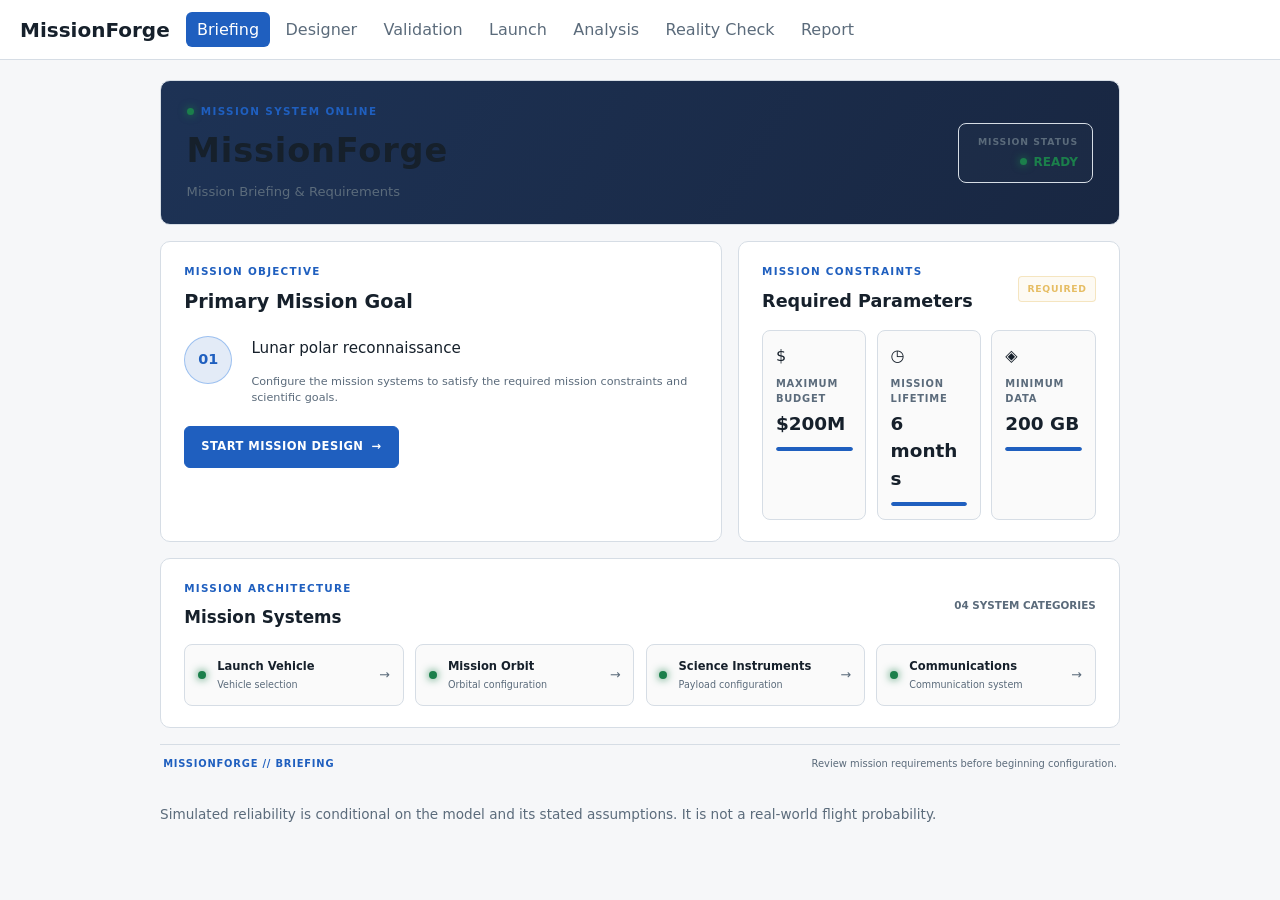
<file: index.html>
<!doctype html>
<html lang="en">
  <head>
    <meta charset="utf-8" />
    <meta name="viewport" content="width=device-width, initial-scale=1" />

    <title>MissionForge</title>
    <link rel="stylesheet" href="css/base.css" />
    <link rel="stylesheet" href="css/screens.css" />
    <link rel="stylesheet" href="css/briefing.css" />
    <link rel="stylesheet" href="css/validation.css" />
    <link rel="stylesheet" href="css/report.css" />
    <link rel="stylesheet" href="css/results.css" />
  </head>

  <body>
    <header class="top">
      <h1>MissionForge</h1>
      <nav id="nav"></nav>
    </header>
    <main id="app">
      <p>Loading…</p>
    </main>
    <footer class="foot">
      Simulated reliability is conditional on the model and its stated
      assumptions. It is not a real-world flight probability.
    </footer>
    <script type="module" src="js/main.js?v=health-contract-v1"></script>
  </body>
</html>
</file>
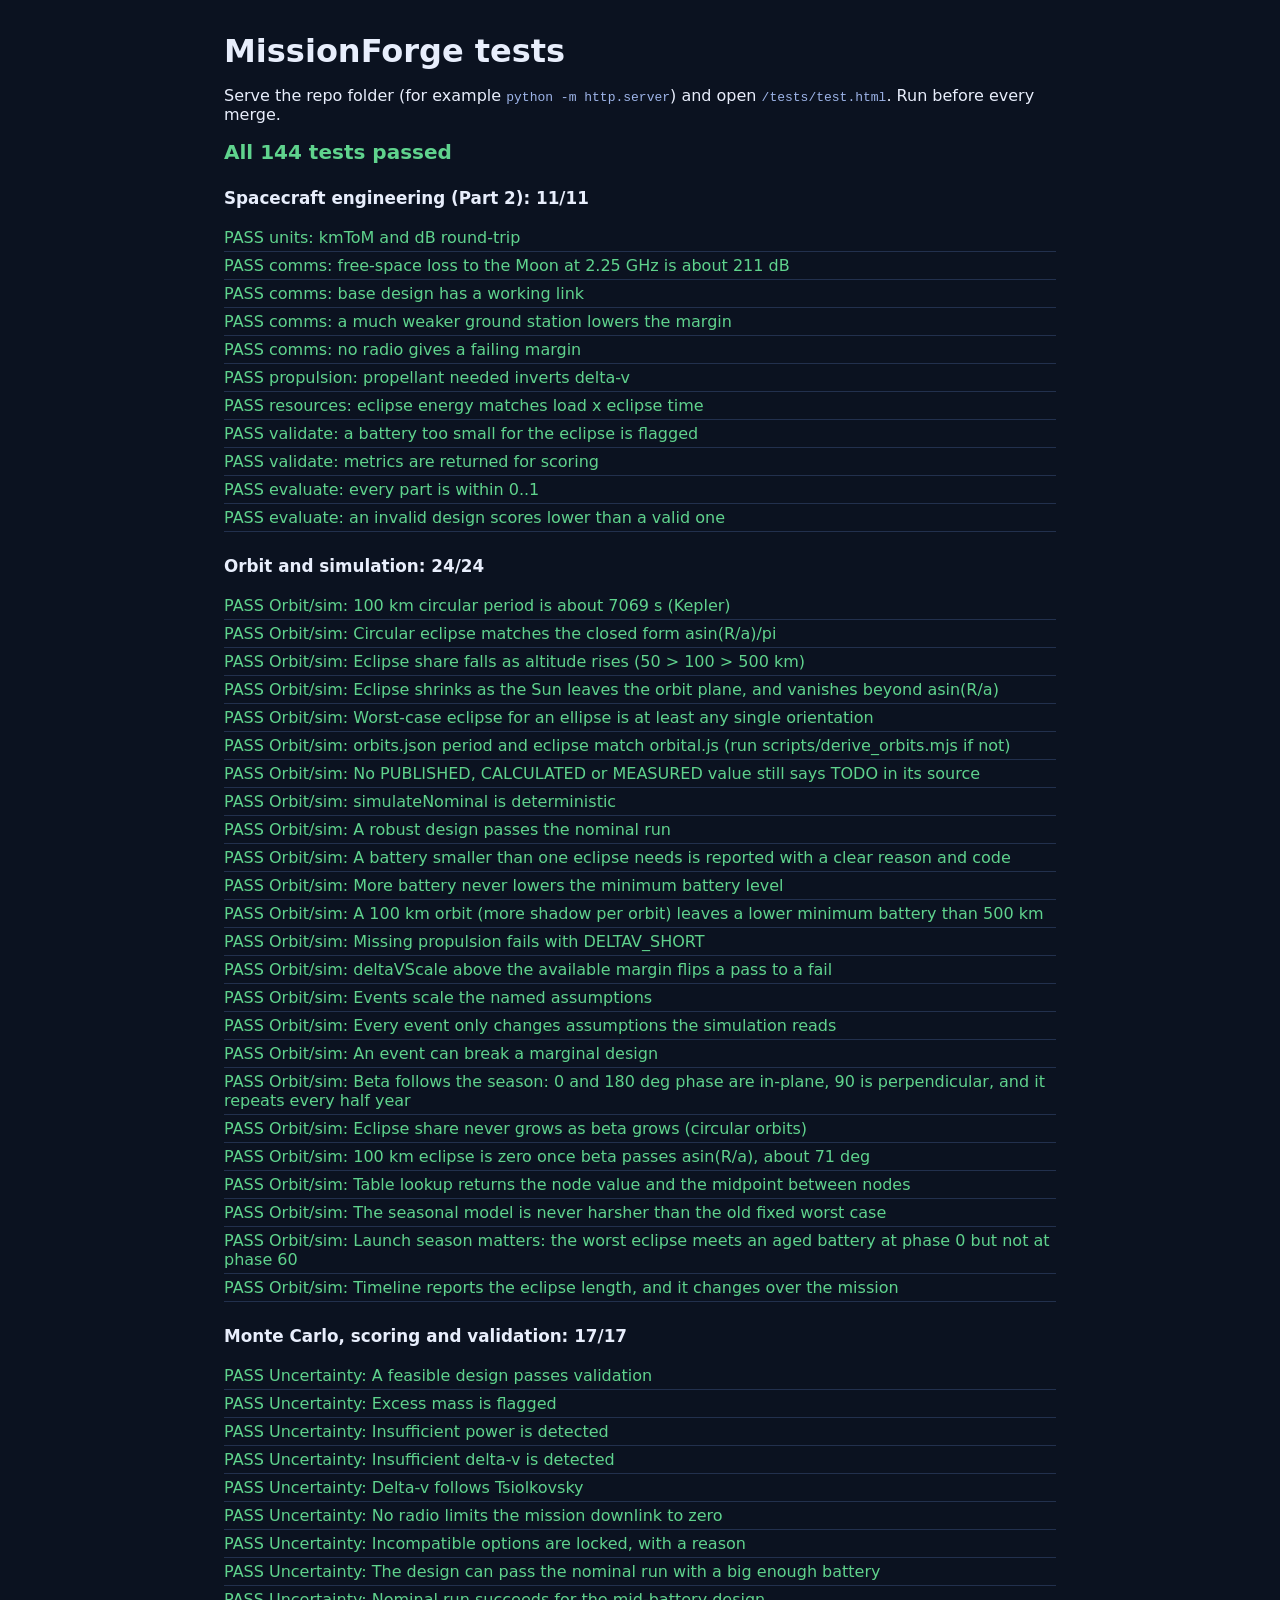
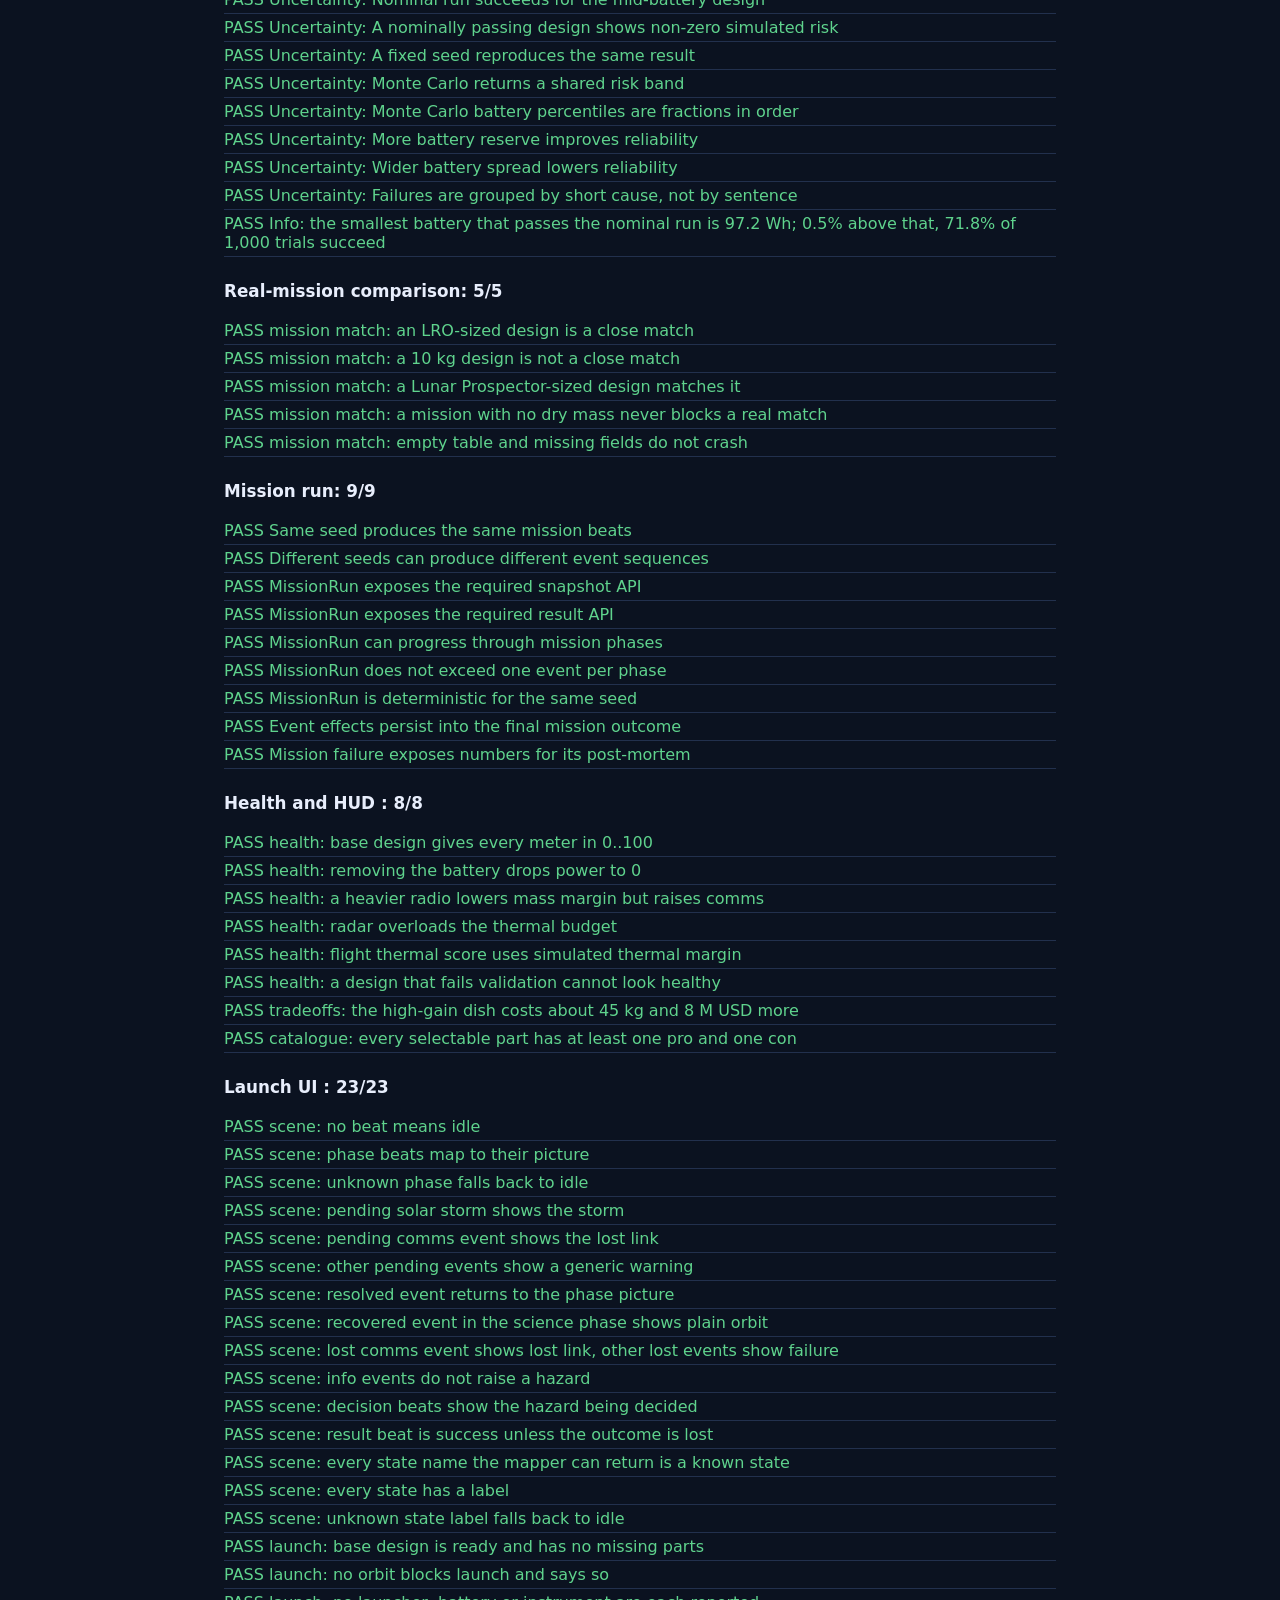
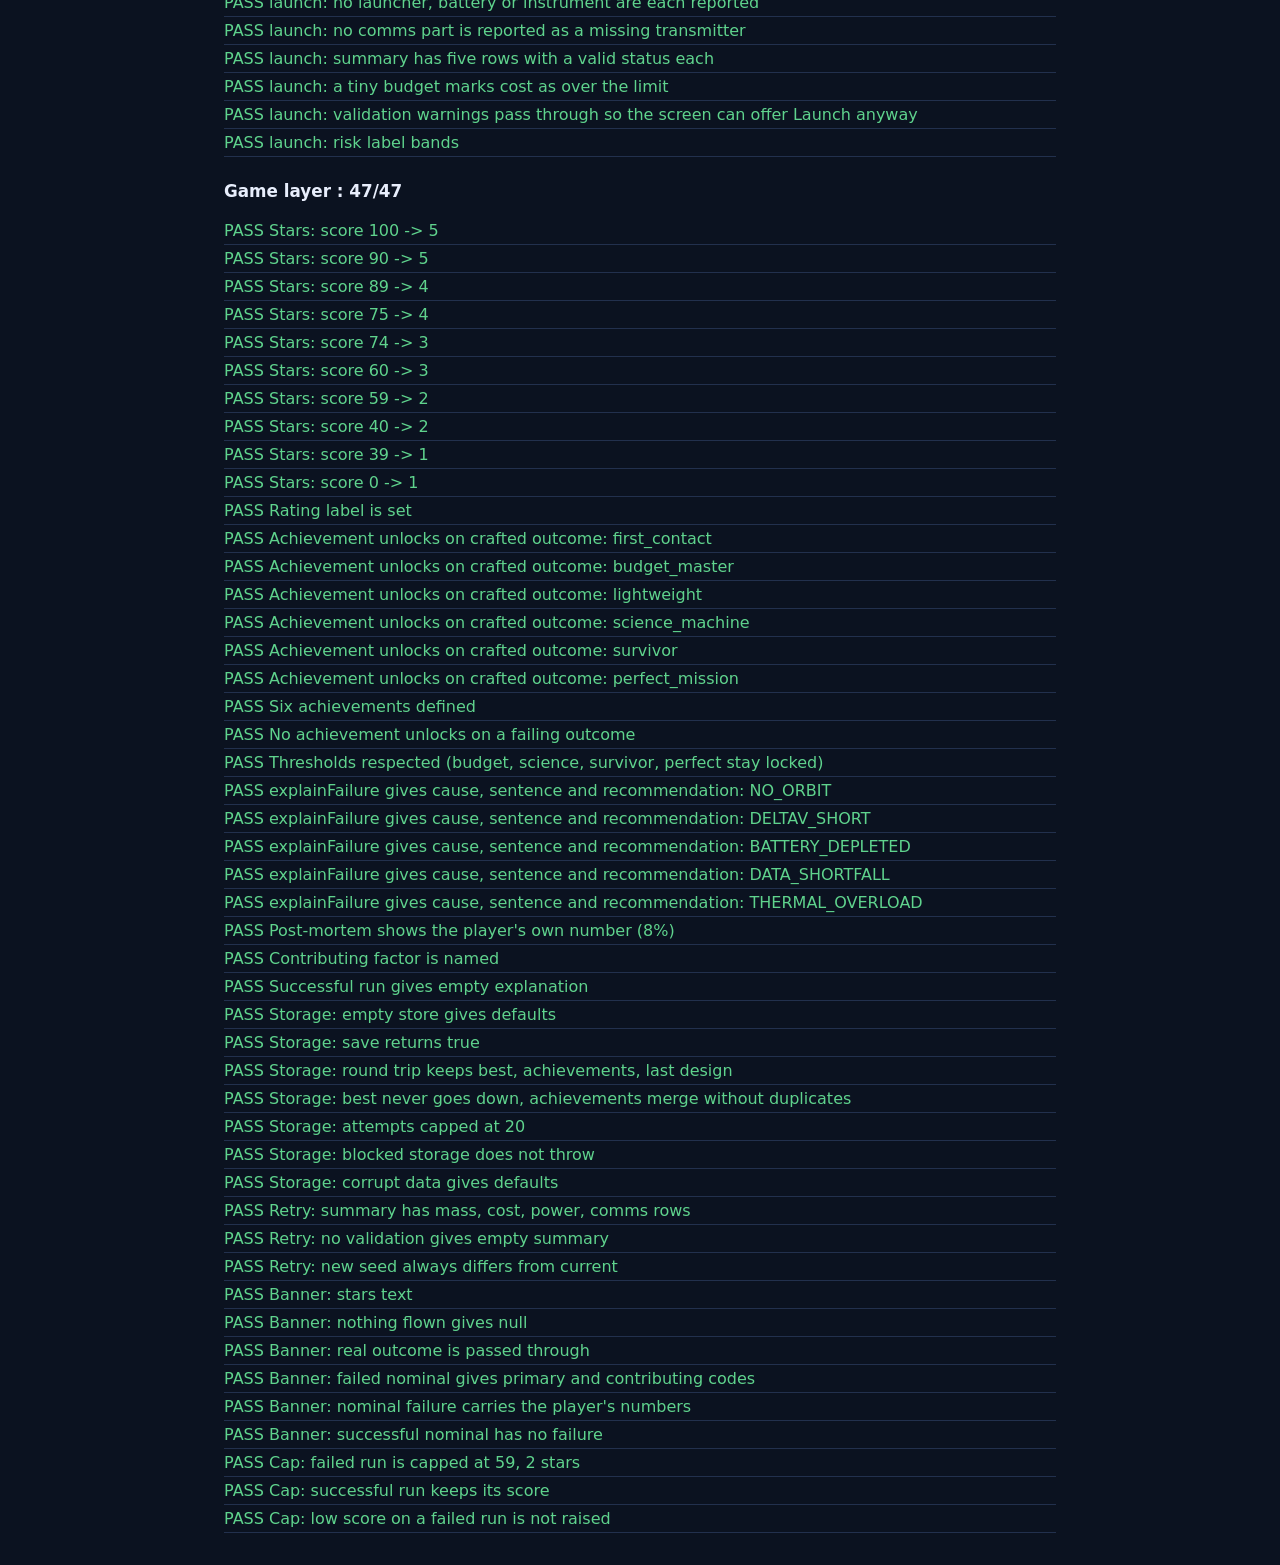
<file: tests/test.html>
<!doctype html>
<html lang="en">
  <head>
    <meta charset="utf-8" />
    <meta name="viewport" content="width=device-width, initial-scale=1" />
    <title>MissionForge tests</title>
    <style>
      body {
        font-family: system-ui, sans-serif;
        margin: 2rem auto;
        max-width: 52rem;
        padding: 0 1rem;
        background: #0b1220;
        color: #e8eefc;
      }
      h1 {
        margin-bottom: 0.25rem;
      }
      #summary {
        font-size: 1.25rem;
        font-weight: 700;
        margin: 0.75rem 0 1.25rem;
      }
      .pass {
        color: #5fd38d;
      }
      .fail {
        color: #ff6b6b;
      }
      ul {
        list-style: none;
        padding: 0;
      }
      li {
        padding: 0.25rem 0;
        border-bottom: 1px solid #22304d;
      }
      h2 {
        margin: 1.5rem 0 0.25rem;
        font-size: 1.05rem;
      }
      code {
        color: #9db4e8;
      }
    </style>
  </head>
  <body>
    <h1>MissionForge tests</h1>
    <p>
      Serve the repo folder (for example <code>python -m http.server</code>) and
      open <code>/tests/test.html</code>. Run before every merge.
    </p>
    <div id="summary" role="status">Running…</div>
    <div id="out"></div>
    <script type="module">
      const files = [
        "components",
        "orbits",
        "missions",
        "uncertainty",
        "constants",
        "events",
        "phases",
        "decisions",
        "achievements",
      ];
      const out = document.getElementById("out");
      const summary = document.getElementById("summary");
      const esc = (s) =>
        String(s).replace(
          /[&<>"]/g,
          (c) => ({ "&": "&amp;", "<": "&lt;", ">": "&gt;", '"': "&quot;" })[c],
        );
      const suites = [
        ["Spacecraft engineering (Part 2)", "./_test.js", "runPart2Tests"],
        ["Orbit and simulation", "./sim_tests.js", "runSimTests"],
        ["Monte Carlo, scoring and validation", "./tests.js", "runTests"],
        [
          "Real-mission comparison",
          "./mission_match_browser.js",
          "runMissionMatchTests",
        ],
        ["Mission run", "./mission_run_tests.js", "runMissionRunTests"],
        ["Health and HUD ", "./health_tests.js", "runHealthTests"],
        ["Launch UI ", "./launch_ui_tests.js", "runLaunchUiTests"],
        ["Game layer ", "./game_tests.js", "runGameTests"],
      ];
      let total = 0,
        failed = 0;
      try {
        const data = {};
        for (const f of files) {
          const r = await fetch(`../data/${f}.json`);
          if (!r.ok) throw new Error(`Could not load data/${f}.json`);
          data[f] = await r.json();
        }
        for (const [title, path, fn] of suites) {
          let results;
          try {
            const mod = await import(path);
            const raw = await mod[fn](data);
            results = Array.isArray(raw) ? raw : raw.results;
          } catch (e) {
            results = [
              { name: `suite could not run: ${e.message}`, ok: false },
            ];
          }
          const bad = results.filter((r) => !r.ok);
          total += results.length;
          failed += bad.length;
          out.insertAdjacentHTML(
            "beforeend",
            `<h2>${esc(title)}: ${results.length - bad.length}/${results.length}</h2><ul>` +
              results
                .map(
                  (r) =>
                    `<li class="${r.ok ? "pass" : "fail"}">${r.ok ? "PASS" : "FAIL"} ${esc(r.name)}${r.err ? " (" + esc(r.err) + ")" : ""}</li>`,
                )
                .join("") +
              "</ul>",
          );
        }
        summary.className = failed ? "fail" : "pass";
        summary.textContent = failed
          ? `${failed} of ${total} tests FAILED`
          : `All ${total} tests passed`;
      } catch (e) {
        summary.className = "fail";
        summary.textContent =
          e.message +
          ". Serve the folder with a local server; opening this file directly will not load the JSON files.";
      }
    </script>
  </body>
</html>
</file>
<file: css/base.css>
:root {
  --bg: #f6f7f9;
  --surface: #fff;
  --text: #16202b;
  --muted: #5b6b7b;
  --line: #d6dde5;
  --accent: #1f5fbf;
  --measured: #1b7f4b;
  --published: #1f5fbf;
  --tool: #7a3fb0;
  --illustrative: #b26a00;
  --bad: #b3261e;
  /* Health status colours reuse the palette above, so dark mode follows automatically. */
  --ok: var(--measured);
  --low: var(--illustrative);
  --critical: var(--bad);
}
@media (prefers-color-scheme: dark) {
  :root {
    --bg: #10161d;
    --surface: #18212b;
    --text: #e8edf2;
    --muted: #9aa9b8;
    --line: #2b3947;
    --accent: #6fa3f5;
    --measured: #5fcf93;
    --published: #6fa3f5;
    --tool: #c39af0;
    --illustrative: #f0b45a;
    --bad: #ff8a80;
  }
}
* {
  box-sizing: border-box;
}
body {
  margin: 0;
  font:
    16px/1.5 system-ui,
    -apple-system,
    "Segoe UI",
    sans-serif;
  background: var(--bg);
  color: var(--text);
}
.top {
  display: flex;
  flex-wrap: wrap;
  gap: 1rem;
  align-items: center;
  padding: 0.75rem 1.25rem;
  background: var(--surface);
  border-bottom: 1px solid var(--line);
}
.top h1 {
  margin: 0;
  font-size: 1.25rem;
}
nav {
  display: flex;
  flex-wrap: wrap;
  gap: 0.25rem;
}
nav a {
  padding: 0.35rem 0.7rem;
  border-radius: 6px;
  color: var(--muted);
  text-decoration: none;
}
nav a.active {
  background: var(--accent);
  color: #fff;
}
#app {
  max-width: 1000px;
  margin: 1.25rem auto;
  padding: 0 1.25rem;
}
.foot {
  max-width: 1000px;
  margin: 2rem auto;
  padding: 0 1.25rem;
  color: var(--muted);
  font-size: 0.85rem;
}
button {
  font: inherit;
  padding: 0.5rem 1rem;
  border-radius: 6px;
  border: 1px solid var(--accent);
  background: var(--accent);
  color: #fff;
  cursor: pointer;
}
button:focus-visible,
nav a:focus-visible,
input:focus-visible,
select:focus-visible {
  outline: 3px solid var(--accent);
  outline-offset: 2px;
}
.badge {
  display: inline-block;
  padding: 0 0.4rem;
  margin-left: 0.35rem;
  border-radius: 4px;
  font-size: 0.75rem;
  border: 1px solid currentColor;
}
.badge.MEASURED {
  color: var(--measured);
}
.badge.PUBLISHED {
  color: var(--published);
}
.badge.TOOL {
  color: var(--tool);
}
.badge.ILLUSTRATIVE {
  color: var(--illustrative);
}
.badge.CALCULATED {
  color: var(--tool);
}
</file>
<file: css/screens.css>
.panel {
  background: var(--surface);
  border: 1px solid var(--line);
  border-radius: 10px;
  padding: 1rem;
  margin-bottom: 1rem;
}

.panel h2 {
  margin-top: 0;
  font-size: 1.1rem;
}

.designer-page {
  width: 100%;
  min-width: 0;
}

.role-panel {
  display: flex;
  align-items: center;
  margin-bottom: 1rem;
  padding: 0.8rem 1rem;
}

.role-panel label {
  display: flex;
  align-items: center;
  gap: 0.75rem;
  color: var(--muted);
  font-size: 0.85rem;
}

.role-panel select {
  padding: 0.5rem 0.75rem;
  border: 1px solid var(--line);
  border-radius: 6px;
  background: var(--surface);
  color: var(--text);
  font: inherit;
}

.designer-header {
  display: flex;
  align-items: center;
  justify-content: space-between;
  gap: 2rem;
  width: 100%;
  margin-bottom: 1rem;
  padding: 1.5rem 1.75rem;
  background: linear-gradient(
    120deg,
    rgba(20, 42, 78, 0.95),
    rgba(15, 30, 58, 0.95)
  );
  border: 1px solid var(--line);
  border-radius: 10px;
}

.designer-header h2 {
  margin: 0.25rem 0;
  font-size: clamp(1.5rem, 3vw, 2.2rem);
  letter-spacing: 0.03em;
  color: var(--text);
}

.designer-header p {
  margin: 0;
  color: var(--muted);
  font-size: 0.9rem;
  line-height: 1.5;
}

.screen-kicker {
  display: block;
  margin-bottom: 0.25rem;
  color: var(--accent);
  font-size: 0.7rem;
  font-weight: 800;
  letter-spacing: 0.13em;
  text-transform: uppercase;
}

.designer-layout {
  display: grid;
  grid-template-columns: minmax(0, 1.65fr) minmax(300px, 0.8fr);
  gap: 1rem;
  align-items: start;
}

.components-panel {
  min-width: 0;
  margin-bottom: 0;
}

.designer-sidebar {
  min-width: 0;
  display: flex;
  flex-direction: column;
  gap: 1rem;
}

.designer-sidebar .panel {
  margin-bottom: 0;
}

.section-heading {
  display: flex;
  align-items: center;
  justify-content: space-between;
  gap: 1rem;
  margin-bottom: 1rem;
}

.section-heading h2 {
  margin: 0.2rem 0;
}

.section-heading p {
  margin: 0.3rem 0 0;
  color: var(--muted);
  font-size: 0.8rem;
}

.component-grid {
  display: grid;
  grid-template-columns: repeat(2, minmax(0, 1fr));
  gap: 0.75rem;
}

.category-card {
  min-width: 0;
  padding: 0.85rem;
  border: 1px solid var(--line);
  border-radius: 9px;
  background: rgba(127, 127, 127, 0.035);
  transition:
    border-color 0.2s ease,
    background 0.2s ease;
}

.category-card:hover {
  border-color: rgba(70, 140, 230, 0.4);
}

.category-title {
  display: flex;
  align-items: center;
  justify-content: space-between;
  gap: 0.5rem;
  margin-bottom: 0.65rem;
}

.category-title h3 {
  margin: 0;
  color: var(--accent);
  font-size: 0.72rem;
  font-weight: 800;
  letter-spacing: 0.1em;
  text-transform: uppercase;
}

.permission-label {
  color: var(--muted);
  font-size: 0.62rem;
  text-align: right;
}

.component-options {
  display: flex;
  flex-direction: column;
  gap: 0.4rem;
}

.component-option {
  position: relative;
  display: flex;
  align-items: flex-start;
  gap: 0.6rem;
  min-width: 0;
  padding: 0.65rem;
  border: 1px solid transparent;
  border-radius: 7px;
  background: rgba(127, 127, 127, 0.025);
  cursor: pointer;
  transition:
    background 0.18s ease,
    border-color 0.18s ease;
}

.component-option:hover {
  background: rgba(31, 95, 191, 0.09);
  border-color: var(--line);
}

.component-option.selected {
  background: rgba(31, 95, 191, 0.14);
  border-color: var(--accent);
}

.component-option input {
  flex-shrink: 0;
  width: auto;
  margin: 0.2rem 0 0;
  accent-color: var(--accent);
  cursor: pointer;
}

.component-info {
  min-width: 0;
  display: flex;
  flex: 1;
  flex-direction: column;
  gap: 0.4rem;
}

.design-provenance {
  max-width: 58rem;
  padding: .7rem .85rem;
  border-left: 3px solid var(--accent);
  background: rgba(108, 99, 255, .08);
  color: var(--muted);
  font-size: .8rem;
}
.design-provenance a { color: var(--accent); }
.estimate-label { color: var(--muted); font-size: .68rem; }

.component-name {
  color: var(--text);
  font-size: 0.82rem;
  font-weight: 650;
  line-height: 1.4;
}

.component-specs {
  display: flex;
  align-items: center;
  flex-wrap: wrap;
  gap: 0.35rem;
}

.spec-item {
  display: inline-flex;
  align-items: center;
  gap: 0.2rem;
  padding: 0.25rem 0.45rem;
  border: 1px solid var(--line);
  border-radius: 4px;
  color: var(--muted);
  font-size: 0.67rem;
  line-height: 1.4;
}

.spec-item.mass-spec {
  color: #79baff;
  background: rgba(121, 186, 255, 0.08);
  border-color: rgba(121, 186, 255, 0.3);
  font-weight: 700;
}

.spec-item.cost-spec {
  color: #c5a3ff;
  background: rgba(197, 163, 255, 0.08);
  border-color: rgba(197, 163, 255, 0.3);
  font-weight: 700;
}

.spec-item.power-spec {
  color: #e6bd63;
  background: rgba(230, 189, 99, 0.08);
  border-color: rgba(230, 189, 99, 0.3);
  font-weight: 700;
}

.spec-item.generation-spec {
  color: #62d6a0;
  background: rgba(98, 214, 160, 0.08);
  border-color: rgba(98, 214, 160, 0.3);
  font-weight: 700;
}

.spec-item.battery-spec {
  color: #79baff;
  background: rgba(121, 186, 255, 0.08);
  border-color: rgba(121, 186, 255, 0.3);
}

.selected-mark {
  flex-shrink: 0;
  display: inline-flex;
  align-items: center;
  justify-content: center;
  width: 19px;
  height: 19px;
  border-radius: 50%;
  background: var(--accent);
  color: white;
  font-size: 0.7rem;
  font-weight: 800;
}

.disabled-category {
  opacity: 0.65;
}

.component-option.disabled {
  cursor: not-allowed;
}

.component-option.disabled input {
  cursor: not-allowed;
}

.instruments-section {
  margin-top: 1rem;
}

.instrument-card {
  width: 100%;
}

.instrument-option {
  min-width: 0;
}

.locked-message {
  color: var(--bad);
  font-size: 0.66rem;
  line-height: 1.4;
}

.mission-selection {
  display: grid;
  grid-template-columns: repeat(2, minmax(0, 1fr));
  gap: 0.75rem;
  margin-top: 1rem;
  padding-top: 1rem;
  border-top: 1px solid var(--line);
}

.select-card {
  min-width: 0;
  padding: 0.85rem;
  border: 1px solid var(--line);
  border-radius: 8px;
  background: rgba(127, 127, 127, 0.035);
}

.select-card label {
  display: flex;
  flex-direction: column;
  gap: 0.5rem;
}

.select-card strong {
  color: var(--muted);
  font-size: 0.7rem;
  font-weight: 800;
  letter-spacing: 0.06em;
  text-transform: uppercase;
}

.select-card select {
  width: 100%;
  min-width: 0;
  padding: 0.65rem;
  border: 1px solid var(--line);
  border-radius: 6px;
  background: var(--surface);
  color: var(--text);
  font: inherit;
  font-size: 0.8rem;
}

.select-card select:focus,
.role-panel select:focus {
  outline: 2px solid var(--accent);
  outline-offset: 2px;
}

.select-card select:disabled {
  opacity: 0.55;
  cursor: not-allowed;
}

.dashboard-panel {
  overflow: hidden;
}

.mission-dashboard {
  display: flex;
  flex-direction: column;
  gap: 1rem;
}

.dashboard-heading {
  display: flex;
  flex-direction: column;
  gap: 0.5rem;
}

.dashboard-heading .eyebrow {
  color: var(--accent);
  font-size: 0.65rem;
  font-weight: 800;
  letter-spacing: 0.12em;
}

.dashboard-heading h2 {
  margin: 0.25rem 0;
  font-size: 1.15rem;
}

.dashboard-heading p {
  margin: 0;
  color: var(--muted);
  font-size: 0.75rem;
  line-height: 1.5;
}

.system-status {
  display: flex;
  align-items: center;
  gap: 0.45rem;
  color: var(--measured);
  font-size: 0.66rem;
  font-weight: 800;
  letter-spacing: 0.07em;
}

.status-dot {
  width: 8px;
  height: 8px;
  border-radius: 50%;
  background: var(--measured);
  box-shadow: 0 0 9px var(--measured);
}

.resource-grid {
  display: grid;
  grid-template-columns: 1fr;
  gap: 0.65rem;
}

.resource-card {
  min-width: 0;
  padding: 0.85rem;
  border: 1px solid var(--line);
  border-radius: 8px;
  background: rgba(127, 127, 127, 0.035);
}

.card-icon {
  margin-bottom: 0.35rem;
  font-size: 1.1rem;
}

.card-label {
  color: var(--muted);
  font-size: 0.65rem;
  font-weight: 800;
  letter-spacing: 0.1em;
}

.card-value {
  margin: 0.25rem 0;
  color: var(--text);
  font-size: 1.55rem;
  font-weight: 800;
  overflow-wrap: anywhere;
}

.card-value span {
  color: var(--muted);
  font-size: 0.75rem;
  font-weight: 600;
}

.card-limit {
  margin-bottom: 0.65rem;
  color: var(--muted);
  font-size: 0.68rem;
}

.resource-item {
  font-size: 0.7rem;
}

.resource-header {
  display: flex;
  justify-content: space-between;
  gap: 0.5rem;
  color: var(--muted);
}

.resource-header span:last-child {
  text-align: right;
  overflow-wrap: anywhere;
}

.bar {
  height: 8px;
  margin: 0.4rem 0;
  overflow: hidden;
  border-radius: 5px;
  background: var(--line);
}

.bar > span {
  display: block;
  height: 100%;
  border-radius: inherit;
  background: var(--accent);
  transition: width 0.25s ease;
}

.bar.over > span {
  background: var(--bad);
}

.resource-status {
  color: var(--measured);
  font-size: 0.65rem;
  font-weight: 700;
}

.resource-status.danger,
.warn {
  color: var(--bad);
}

.dashboard-footer {
  display: flex;
  flex-direction: column;
  gap: 0.25rem;
  padding-top: 0.75rem;
  border-top: 1px solid var(--line);
  color: var(--muted);
  font-size: 0.63rem;
  line-height: 1.4;
}

.dashboard-footer span:first-child {
  color: var(--accent);
  font-weight: 800;
  letter-spacing: 0.08em;
}

.warnings-panel h2 {
  margin-bottom: 0.8rem;
}

.warning-item,
.success-item {
  padding: 0.7rem 0.8rem;
  margin-bottom: 0.45rem;
  border-left: 3px solid var(--bad);
  border-radius: 0 5px 5px 0;
  background: rgba(179, 38, 30, 0.08);
  color: var(--bad);
  font-size: 0.75rem;
  line-height: 1.5;
}

.success-item {
  border-left-color: var(--measured);
  background: rgba(27, 127, 75, 0.08);
  color: var(--measured);
}

.grid2 {
  display: grid;
  grid-template-columns: 1fr 1fr;
  gap: 1rem;
}

.hist {
  display: flex;
  align-items: flex-end;
  gap: 2px;
  height: 120px;
}

.hist > div {
  flex: 1;
  min-height: 1px;
  background: var(--accent);
}

@media (max-width: 1000px) {
  .designer-layout {
    grid-template-columns: minmax(0, 1.35fr) minmax(270px, 0.8fr);
  }

  .component-grid {
    grid-template-columns: 1fr;
  }
}

@media (max-width: 800px) {
  .designer-layout {
    grid-template-columns: 1fr;
  }

  .designer-sidebar {
    display: grid;
    grid-template-columns: repeat(2, minmax(0, 1fr));
    align-items: start;
  }

  .dashboard-panel {
    grid-column: 1 / -1;
  }

  .component-grid {
    grid-template-columns: repeat(2, minmax(0, 1fr));
  }
}

@media (max-width: 600px) {
  .designer-header {
    align-items: flex-start;
    flex-direction: column;
    padding: 1.1rem;
  }

  .component-grid,
  .mission-selection {
    grid-template-columns: 1fr;
  }

  .designer-sidebar {
    display: flex;
  }

  .grid2 {
    grid-template-columns: 1fr;
  }
}

/* ---- Member 2: Mission Control HUD, health meters, success gauge, trade-off chips ----
   Colour is never the only signal: every meter also shows a number and a word. */
.hud-top {
  display: flex;
  flex-wrap: wrap;
  align-items: baseline;
  gap: 0.4rem 1.25rem;
  margin-bottom: 0.25rem;
}

.hud-phase {
  color: var(--accent);
  font-size: 0.72rem;
  font-weight: 800;
  letter-spacing: 0.1em;
  text-transform: uppercase;
}

.hud-clock {
  font-family: ui-monospace, Consolas, monospace;
  font-size: 0.85rem;
}

.hud-risk {
  color: var(--muted);
  font-size: 0.78rem;
}

.hud-health {
  font-size: 0.85rem;
  font-weight: 700;
}

.hud-next {
  margin-bottom: 0.65rem;
  color: var(--muted);
  font-size: 0.75rem;
}

.hud-health.ok, .meter.ok .m-word { color: var(--ok); }
.hud-health.low, .meter.low .m-word { color: var(--low); }
.hud-health.critical, .meter.critical .m-word { color: var(--critical); }

.meters {
  display: grid;
  grid-template-columns: repeat(auto-fit, minmax(min(100%, 160px), 1fr));
  gap: 0.6rem 1rem;
}

.meter {
  display: grid;
  grid-template-columns: minmax(0, 1fr) auto auto;
  align-items: baseline;
  gap: 0 0.5rem;
  font-size: 0.75rem;
}

.m-label {
  color: var(--muted);
  font-weight: 700;
  letter-spacing: 0.04em;
  text-transform: uppercase;
}

.m-num {
  font-family: ui-monospace, Consolas, monospace;
  font-weight: 700;
}

.m-word {
  font-size: 0.65rem;
  font-weight: 800;
  letter-spacing: 0.06em;
}

.mbar {
  grid-column: 1 / -1;
  height: 8px;
  margin-top: 0.3rem;
  overflow: hidden;
  border-radius: 5px;
  background: var(--line);
}

.mbar > span {
  display: block;
  height: 100%;
  border-radius: inherit;
  background: var(--ok);
  transition: width 0.25s ease;
}

.meter.low .mbar > span { background: var(--low); }
.meter.critical .mbar > span { background: var(--critical); }

.gauge .g-text strong {
  font-size: 1.6rem;
}

.g-text span {
  color: var(--muted);
  font-size: 0.8rem;
}

.g-track {
  position: relative;
  height: 12px;
  margin: 0.5rem 0;
  border-radius: 6px;
  background: var(--line);
}

.g-range {
  position: absolute;
  top: 0;
  bottom: 0;
  border-radius: 6px;
  background: var(--accent);
  opacity: 0.35;
}

.g-mark {
  position: absolute;
  top: -3px;
  width: 4px;
  height: 18px;
  margin-left: -2px;
  border-radius: 2px;
  background: var(--text);
}

.g-note {
  color: var(--muted);
  font-size: 0.72rem;
}

.chips {
  display: flex;
  flex-wrap: wrap;
  gap: 0.25rem;
}

.chip {
  display: inline-block;
  padding: 0.1rem 0.45rem;
  border: 1px solid var(--line);
  border-radius: 999px;
  font-size: 0.64rem;
  line-height: 1.4;
}

.chip.pro { color: var(--ok); border-color: var(--ok); }
.chip.con { color: var(--low); border-color: var(--low); }
</file>
<file: css/briefing.css>
.briefing-page {
  width: 100%;
  min-width: 0;
}

.briefing-header {
  display: flex;
  align-items: center;
  justify-content: space-between;
  gap: 2rem;
  width: 100%;
  margin-bottom: 1rem;
  padding: 1.4rem 1.6rem;
  background: linear-gradient(
    120deg,
    rgba(20, 42, 78, 0.96),
    rgba(15, 30, 58, 0.96)
  );
  border: 1px solid var(--line);
  border-radius: 10px;
}

.briefing-header-left {
  min-width: 0;
}

.briefing-system-label {
  display: flex;
  align-items: center;
  gap: 0.45rem;
  margin-bottom: 0.45rem;
  color: var(--accent);
  font-size: 0.65rem;
  font-weight: 800;
  letter-spacing: 0.13em;
  text-transform: uppercase;
}

.briefing-live-dot {
  width: 7px;
  height: 7px;
  border-radius: 50%;
  background: var(--measured);
  box-shadow: 0 0 9px var(--measured);
}

.briefing-header h1 {
  margin: 0;
  color: var(--text);
  font-size: clamp(1.45rem, 3vw, 2.1rem);
  letter-spacing: 0.025em;
}

.briefing-header p {
  margin: 0.35rem 0 0;
  color: var(--muted);
  font-size: 0.82rem;
  line-height: 1.5;
}

.briefing-status {
  flex-shrink: 0;
  min-width: 135px;
  padding: 0.7rem 0.9rem;
  border: 1px solid var(--line);
  border-radius: 8px;
  background: rgba(127, 127, 127, 0.035);
  text-align: right;
}

.briefing-status-label {
  color: var(--muted);
  font-size: 0.58rem;
  font-weight: 800;
  letter-spacing: 0.1em;
  text-transform: uppercase;
}

.briefing-status-value {
  display: flex;
  align-items: center;
  justify-content: flex-end;
  gap: 0.4rem;
  margin-top: 0.25rem;
  color: var(--measured);
  font-size: 0.75rem;
  font-weight: 800;
}

.briefing-status-dot {
  width: 7px;
  height: 7px;
  border-radius: 50%;
  background: var(--measured);
  box-shadow: 0 0 8px var(--measured);
}

.briefing-content {
  display: grid;
  grid-template-columns: minmax(0, 1.25fr) minmax(340px, 0.85fr);
  gap: 1rem;
  align-items: stretch;
}

.briefing-objective {
  min-width: 0;
  padding: 1.35rem 1.45rem;
  border: 1px solid var(--line);
  border-radius: 10px;
  background: var(--surface);
}

.briefing-section-label {
  display: block;
  margin-bottom: 0.5rem;
  color: var(--accent);
  font-size: 0.65rem;
  font-weight: 800;
  letter-spacing: 0.12em;
  text-transform: uppercase;
}

.briefing-objective h2 {
  margin: 0;
  color: var(--text);
  font-size: 1.2rem;
}

.briefing-objective-body {
  display: flex;
  align-items: flex-start;
  gap: 1.2rem;
  margin-top: 1.2rem;
}

.briefing-number {
  flex-shrink: 0;
  display: flex;
  align-items: center;
  justify-content: center;
  width: 48px;
  height: 48px;
  border: 1px solid rgba(70, 140, 230, 0.45);
  border-radius: 50%;
  background: rgba(31, 95, 191, 0.12);
  color: var(--accent);
  font-size: 0.9rem;
  font-weight: 900;
}

.briefing-objective-info {
  min-width: 0;
}

.briefing-objective-text {
  margin: 0;
  color: var(--text);
  font-size: 0.95rem;
  line-height: 1.65;
}

.briefing-note {
  margin: 0.8rem 0 0;
  color: var(--muted);
  font-size: 0.7rem;
  line-height: 1.5;
}

.briefing-start-link {
  display: inline-block;
  margin-top: 1.2rem;
  text-decoration: none;
}

.briefing-start-button {
  display: inline-flex;
  align-items: center;
  gap: 0.5rem;
  padding: 0.7rem 1rem;
  border: 1px solid var(--accent);
  border-radius: 6px;
  background: var(--accent);
  color: white;
  font-size: 0.72rem;
  font-weight: 800;
  letter-spacing: 0.04em;
  cursor: pointer;
  transition:
    transform 0.18s ease,
    box-shadow 0.18s ease,
    background 0.18s ease;
}

.briefing-start-button:hover {
  transform: translateY(-1px);
  box-shadow: 0 6px 18px rgba(31, 95, 191, 0.25);
}

.briefing-requirements {
  min-width: 0;
  padding: 1.35rem 1.45rem;
  border: 1px solid var(--line);
  border-radius: 10px;
  background: var(--surface);
}

.briefing-requirements-heading {
  display: flex;
  align-items: center;
  justify-content: space-between;
  gap: 1rem;
  margin-bottom: 1rem;
}

.briefing-requirements-heading h2 {
  margin: 0;
  color: var(--text);
  font-size: 1.1rem;
}

.briefing-required-badge {
  padding: 0.3rem 0.5rem;
  border: 1px solid rgba(230, 189, 99, 0.35);
  border-radius: 4px;
  background: rgba(230, 189, 99, 0.08);
  color: #e6bd63;
  font-size: 0.58rem;
  font-weight: 800;
  letter-spacing: 0.08em;
  text-transform: uppercase;
}

.briefing-requirements-row {
  display: grid;
  grid-template-columns: repeat(3, minmax(0, 1fr));
  gap: 0.65rem;
}

.briefing-requirement-card {
  min-width: 0;
  padding: 0.8rem;
  border: 1px solid var(--line);
  border-radius: 8px;
  background: rgba(127, 127, 127, 0.035);
}

.briefing-card-top {
  display: flex;
  align-items: center;
  justify-content: space-between;
  gap: 0.4rem;
}

.briefing-requirement-icon {
  font-size: 1rem;
}

.briefing-requirement-label {
  margin-top: 0.55rem;
  color: var(--muted);
  font-size: 0.62rem;
  font-weight: 800;
  letter-spacing: 0.08em;
  text-transform: uppercase;
}

.briefing-requirement-value {
  margin-top: 0.2rem;
  color: var(--text);
  font-size: 1.15rem;
  font-weight: 850;
  overflow-wrap: anywhere;
}

.briefing-progress {
  height: 4px;
  margin-top: 0.6rem;
  overflow: hidden;
  border-radius: 3px;
  background: var(--line);
}

.briefing-progress::after {
  content: "";
  display: block;
  width: 100%;
  height: 100%;
  background: var(--accent);
  border-radius: inherit;
}

.briefing-systems {
  margin-top: 1rem;
  padding: 1.35rem 1.45rem;
  border: 1px solid var(--line);
  border-radius: 10px;
  background: var(--surface);
}

.briefing-systems-header {
  display: flex;
  align-items: center;
  justify-content: space-between;
  gap: 1rem;
  margin-bottom: 0.9rem;
}

.briefing-systems-header h2 {
  margin: 0;
  color: var(--text);
  font-size: 1.05rem;
}

.briefing-system-count {
  color: var(--muted);
  font-size: 0.65rem;
  font-weight: 700;
}

.briefing-system-grid {
  display: grid;
  grid-template-columns: repeat(4, minmax(0, 1fr));
  gap: 0.7rem;
}

.briefing-system-card {
  display: flex;
  align-items: center;
  gap: 0.7rem;
  min-width: 0;
  padding: 0.8rem;
  border: 1px solid var(--line);
  border-radius: 8px;
  background: rgba(127, 127, 127, 0.035);
  transition:
    border-color 0.18s ease,
    background 0.18s ease,
    transform 0.18s ease;
}

.briefing-system-card:hover {
  transform: translateY(-1px);
  border-color: rgba(70, 140, 230, 0.4);
  background: rgba(31, 95, 191, 0.06);
}

.briefing-system-indicator {
  flex-shrink: 0;
  width: 8px;
  height: 8px;
  border-radius: 50%;
  background: var(--measured);
  box-shadow: 0 0 8px var(--measured);
}

.briefing-system-info {
  min-width: 0;
  flex: 1;
}

.briefing-system-name {
  color: var(--text);
  font-size: 0.72rem;
  font-weight: 750;
  overflow-wrap: anywhere;
}

.briefing-system-state {
  margin-top: 0.15rem;
  color: var(--muted);
  font-size: 0.6rem;
}

.briefing-system-arrow {
  flex-shrink: 0;
  color: var(--muted);
  font-size: 0.8rem;
}

.briefing-footer {
  display: flex;
  align-items: center;
  justify-content: space-between;
  gap: 1rem;
  margin-top: 1rem;
  padding: 0.75rem 0.2rem 0;
  border-top: 1px solid var(--line);
  color: var(--muted);
  font-size: 0.62rem;
}

.briefing-footer span:first-child {
  color: var(--accent);
  font-weight: 800;
  letter-spacing: 0.08em;
}

@media (max-width: 900px) {
  .briefing-content {
    grid-template-columns: 1fr;
  }

  .briefing-system-grid {
    grid-template-columns: repeat(2, minmax(0, 1fr));
  }
}

@media (max-width: 650px) {
  .briefing-header {
    align-items: flex-start;
    flex-direction: column;
  }

  .briefing-status {
    width: 100%;
    text-align: left;
  }

  .briefing-status-value {
    justify-content: flex-start;
  }

  .briefing-requirements-row {
    grid-template-columns: 1fr;
  }

  .briefing-system-grid {
    grid-template-columns: 1fr;
  }

  .briefing-objective-body {
    gap: 0.8rem;
  }

  .briefing-footer {
    align-items: flex-start;
    flex-direction: column;
  }
}
</file>
<file: css/validation.css>
.validation-page {
  width: 100%;
  min-width: 0;
}


.validation-header {
  display: flex;

  align-items: center;

  justify-content: space-between;

  gap: 2rem;

  width: 100%;

  margin-bottom: 1rem;

  padding: 1.5rem 1.75rem;

  background: linear-gradient(
    120deg,
    rgba(20, 42, 78, 0.95),
    rgba(15, 30, 58, 0.95)
  );

  border: 1px solid var(--line);

  border-radius: 10px;
}

.validation-header-content {
  min-width: 0;
}

.validation-kicker {
  display: block;

  margin-bottom: 0.3rem;

  color: var(--accent);

  font-size: 0.7rem;

  font-weight: 800;

  letter-spacing: 0.13em;

  text-transform: uppercase;
}

.validation-header h1 {
  margin: 0.25rem 0;

  color: var(--text);

  font-size: clamp(1.5rem, 3vw, 2.2rem);

  letter-spacing: 0.03em;
}

.validation-header p {
  margin: 0;

  color: var(--muted);

  font-size: 0.85rem;

  line-height: 1.5;
}

/* =========================================================
   HEADER STATUS
   ========================================================= */

.validation-status {
  display: flex;

  align-items: center;

  gap: 0.55rem;

  flex-shrink: 0;

  padding: 0.55rem 0.75rem;

  border: 1px solid var(--line);

  border-radius: 6px;

  background: rgba(127, 127, 127, 0.04);

  font-size: 0.65rem;

  font-weight: 900;

  letter-spacing: 0.08em;
}

.validation-status.success {
  color: var(--measured);
}

.validation-status.danger {
  color: var(--bad);
}

.validation-status-dot {
  width: 8px;

  height: 8px;

  flex-shrink: 0;

  border-radius: 50%;

  background: currentColor;

  box-shadow: 0 0 9px currentColor;
}

/* =========================================================
   RESULTS SECTION
   ========================================================= */

.validation-results-section {
  width: 100%;

  margin-bottom: 1rem;

  padding: 1rem;

  background: var(--surface);

  border: 1px solid var(--line);

  border-radius: 10px;
}

.validation-results-heading {
  display: flex;

  align-items: flex-end;

  justify-content: space-between;

  gap: 1rem;

  margin-bottom: 1rem;
}

.validation-section-label {
  display: block;

  margin-bottom: 0.25rem;

  color: var(--accent);

  font-size: 0.65rem;

  font-weight: 900;

  letter-spacing: 0.12em;

  text-transform: uppercase;
}

.validation-results-heading h2 {
  margin: 0;

  color: var(--text);

  font-size: 1.15rem;
}

.validation-check-label {
  color: var(--muted);

  font-size: 0.6rem;

  font-weight: 800;

  letter-spacing: 0.1em;

  white-space: nowrap;
}

/* =========================================================
   TABLE
   ========================================================= */

.validation-table {
  width: 100%;

  overflow: hidden;

  border: 1px solid var(--line);

  border-radius: 8px;
}

.validation-table-row {
  display: grid;

  grid-template-columns:
    minmax(0, 1fr)
    minmax(0, 1fr);
}

.validation-table-header {
  background: rgba(127, 127, 127, 0.035);

  border-bottom: 1px solid var(--line);
}

.validation-table-header .validation-table-cell {
  padding: 0.75rem 1rem;

  color: var(--muted);

  font-size: 0.62rem;

  font-weight: 900;

  letter-spacing: 0.1em;
}

.validation-table-header .validation-table-cell + .validation-table-cell {
  border-left: 1px solid var(--line);
}

.validation-table-content {
  min-height: 260px;
}

.validation-table-content .validation-table-cell {
  min-width: 0;

  padding: 1.25rem 1rem;
}

.validation-table-content .validation-table-cell + .validation-table-cell {
  border-left: 1px solid var(--line);
}

/* =========================================================
   CELL LABEL
   ========================================================= */

.validation-cell-label {
  margin-bottom: 1rem;

  color: var(--accent);

  font-size: 0.65rem;

  font-weight: 900;

  letter-spacing: 0.1em;
}

/* =========================================================
   PASS / FAIL BLOCK
   ========================================================= */

.validation-pass-block,
.validation-fail-block {
  margin-bottom: 1rem;
}

.validation-result-title {
  display: flex;

  align-items: center;

  gap: 0.6rem;

  margin-bottom: 0.35rem;
}

.validation-result-title strong {
  color: var(--text);

  font-size: 0.85rem;
}

.validation-result-icon {
  display: inline-flex;

  align-items: center;

  justify-content: center;

  width: 24px;

  height: 24px;

  border-radius: 50%;

  background: rgba(27, 127, 75, 0.12);

  color: var(--measured);

  font-size: 0.75rem;

  font-weight: 900;
}

.validation-fail-block .validation-result-icon {
  background: rgba(179, 38, 30, 0.12);

  color: var(--bad);
}

.validation-pass-block p,
.validation-fail-block p {
  margin: 0 0 0 1.9rem;

  color: var(--muted);

  font-size: 0.7rem;

  line-height: 1.5;
}

/* =========================================================
   WARNINGS
   ========================================================= */

.validation-warning-list {
  display: flex;

  flex-direction: column;

  gap: 0.45rem;

  margin-top: 0.75rem;
}

.validation-warning {
  display: flex;

  align-items: flex-start;

  gap: 0.5rem;

  padding: 0.65rem 0.75rem;

  border-left: 3px solid var(--bad);

  border-radius: 0 5px 5px 0;

  background: rgba(179, 38, 30, 0.08);

  color: var(--bad);

  font-size: 0.68rem;

  line-height: 1.5;
}

.validation-warning > span:first-child {
  flex-shrink: 0;

  font-weight: 900;
}

.validation-no-warning {
  display: flex;

  align-items: center;

  gap: 0.5rem;

  margin-top: 0.75rem;

  padding: 0.65rem 0.75rem;

  border-left: 3px solid var(--measured);

  border-radius: 0 5px 5px 0;

  background: rgba(27, 127, 75, 0.08);

  color: var(--measured);

  font-size: 0.68rem;

  font-weight: 700;
}

/* =========================================================
   DELTA-V
   ========================================================= */

.validation-dv {
  margin-top: 0.25rem;
}

.validation-dv-number {
  color: var(--text);

  font-size: clamp(2rem, 4vw, 3rem);

  font-weight: 900;

  line-height: 1;
}

.validation-dv-number span {
  color: var(--muted);

  font-size: 0.8rem;

  font-weight: 700;
}

.validation-dv p {
  max-width: 420px;

  margin: 0.8rem 0 1rem;

  color: var(--muted);

  font-size: 0.7rem;

  line-height: 1.5;
}

/* =========================================================
   PROPULSION STATUS
   ========================================================= */

.validation-propulsion-status {
  display: flex;

  align-items: center;

  flex-wrap: wrap;

  gap: 0.4rem;

  padding-top: 0.8rem;

  border-top: 1px solid var(--line);

  color: var(--muted);

  font-size: 0.62rem;

  font-weight: 800;

  letter-spacing: 0.06em;
}

.validation-propulsion-status strong {
  color: var(--measured);
}

.validation-propulsion-dot {
  width: 7px;

  height: 7px;

  border-radius: 50%;

  background: var(--measured);

  box-shadow: 0 0 7px var(--measured);
}

/* =========================================================
   TABLE FOOTER
   ========================================================= */

.validation-table-footer {
  border-top: 1px solid var(--line);

  background: rgba(127, 127, 127, 0.025);
}

.validation-footer-item {
  display: flex;

  align-items: center;

  justify-content: space-between;

  gap: 1rem;

  padding: 0.75rem 1rem;

  color: var(--muted);

  font-size: 0.6rem;

  font-weight: 900;

  letter-spacing: 0.08em;
}

.validation-footer-item + .validation-footer-item {
  border-left: 1px solid var(--line);
}

.validation-footer-item strong {
  color: var(--measured);

  font-size: 0.65rem;
}

.validation-footer-item strong.danger {
  color: var(--bad);
}

/* =========================================================
   RUN SIMULATION
   ========================================================= */

.validation-action-bar {
  display: flex;

  align-items: center;

  justify-content: space-between;

  gap: 2rem;

  width: 100%;

  margin-bottom: 1rem;

  padding: 1rem 1.2rem;

  background: linear-gradient(
    120deg,
    rgba(31, 95, 191, 0.08),
    rgba(127, 127, 127, 0.025)
  );

  border: 1px solid var(--line);

  border-radius: 10px;
}

.validation-action-info {
  min-width: 0;
}

.validation-action-info h2 {
  margin: 0.25rem 0;

  color: var(--text);

  font-size: 0.95rem;
}

.validation-action-info p {
  margin: 0;

  color: var(--muted);

  font-size: 0.68rem;

  line-height: 1.45;
}

.validation-simulation-link {
  flex-shrink: 0;

  text-decoration: none;
}

.validation-simulation-button {
  display: inline-flex;

  align-items: center;

  justify-content: center;

  gap: 0.7rem;

  min-width: 190px;

  padding: 0.8rem 1rem;

  border: 1px solid var(--accent);

  border-radius: 6px;

  background: var(--accent);

  color: white;

  font: inherit;

  font-size: 0.66rem;

  font-weight: 900;

  letter-spacing: 0.08em;

  cursor: pointer;

  transition:
    transform 0.18s ease,
    filter 0.18s ease,
    box-shadow 0.18s ease;
}

.validation-simulation-button:hover {
  transform: translateY(-1px);

  filter: brightness(1.08);

  box-shadow: 0 8px 24px rgba(31, 95, 191, 0.25);
}

.validation-simulation-button span {
  font-size: 1rem;
}

/* =========================================================
   FOOTER
   ========================================================= */

.validation-footer {
  display: flex;

  align-items: center;

  justify-content: space-between;

  gap: 1rem;

  padding: 0.75rem 0.25rem 0;

  color: var(--muted);

  font-size: 0.6rem;

  line-height: 1.4;
}

.validation-footer span:first-child {
  color: var(--accent);

  font-weight: 900;

  letter-spacing: 0.08em;
}

/* =========================================================
   RESPONSIVE
   ========================================================= */

@media (max-width: 700px) {
  .validation-header {
    align-items: flex-start;

    flex-direction: column;

    padding: 1.1rem;
  }

  .validation-status {
    align-self: stretch;

    justify-content: center;
  }

  .validation-results-heading {
    align-items: flex-start;

    flex-direction: column;
  }

  .validation-table-row {
    grid-template-columns: 1fr;
  }

  .validation-table-header .validation-table-cell + .validation-table-cell {
    border-left: none;

    border-top: 1px solid var(--line);
  }

  .validation-table-content .validation-table-cell + .validation-table-cell {
    border-left: none;

    border-top: 1px solid var(--line);
  }

  .validation-table-footer .validation-footer-item + .validation-footer-item {
    border-left: none;

    border-top: 1px solid var(--line);
  }

  .validation-action-bar {
    align-items: flex-start;

    flex-direction: column;
  }

  .validation-simulation-link {
    width: 100%;
  }

  .validation-simulation-button {
    width: 100%;
  }

  .validation-footer {
    align-items: flex-start;

    flex-direction: column;
  }
}

@media (max-width: 450px) {
  .validation-results-section {
    padding: 0.75rem;
  }

  .validation-table-content .validation-table-cell,
  .validation-table-header .validation-table-cell {
    padding: 0.9rem 0.75rem;
  }

  .validation-dv-number {
    font-size: 2.2rem;
  }

  .validation-action-bar {
    padding: 0.9rem;
  }
}
</file>
<file: css/report.css>
.report-page {
  width: 100%;
  max-width: 1400px;
  margin: 0 auto;
  padding: 1.5rem;
  color: var(--text);
}

.report-header {
  display: flex;
  align-items: center;
  justify-content: space-between;
  gap: 2rem;

  padding: 1.6rem 1.8rem;
  margin-bottom: 1rem;

  background: linear-gradient(
    120deg,
    rgba(20, 42, 78, 0.98),
    rgba(10, 24, 48, 0.98)
  );

  border: 1px solid var(--line);
  border-radius: 10px;
}

.report-header-content {
  min-width: 0;
}

.report-kicker {
  display: block;
  margin-bottom: 0.45rem;

  color: var(--accent);
  font-size: 0.7rem;
  font-weight: 800;
  letter-spacing: 0.14em;
  text-transform: uppercase;
}

.report-header h1 {
  margin: 0;

  color: var(--text);
  font-size: clamp(1.8rem, 4vw, 2.7rem);
  letter-spacing: 0.02em;
}

.report-header p {
  max-width: 680px;
  margin: 0.5rem 0 0;

  color: var(--muted);
  font-size: 0.85rem;
  line-height: 1.6;
}

.report-header-status {
  flex-shrink: 0;

  display: flex;
  align-items: center;
  gap: 0.5rem;

  padding: 0.7rem 0.9rem;

  border: 1px solid var(--line);
  border-radius: 6px;

  color: var(--measured);
  background: rgba(27, 127, 75, 0.08);

  font-size: 0.68rem;
  font-weight: 800;
  letter-spacing: 0.08em;
}

.report-status-dot {
  width: 8px;
  height: 8px;

  border-radius: 50%;
  background: var(--measured);

  box-shadow: 0 0 9px var(--measured);
}

.report-section-label {
  display: block;

  color: var(--accent);
  font-size: 0.67rem;
  font-weight: 800;
  letter-spacing: 0.13em;
  text-transform: uppercase;
}

.report-section h2,
.report-overview h2,
.report-assessment h2 {
  margin: 0.25rem 0 0;

  color: var(--text);
  font-size: 1.2rem;
}

.report-section {
  margin-bottom: 1rem;

  padding: 1.2rem;

  background: var(--surface);
  border: 1px solid var(--line);
  border-radius: 10px;
}

.report-overview {
  margin-bottom: 1rem;
  padding: 1.2rem;

  background: var(--surface);
  border: 1px solid var(--line);
  border-radius: 10px;
}

.report-overview-heading {
  display: flex;
  align-items: flex-start;
  justify-content: space-between;
  gap: 1rem;

  padding-bottom: 1rem;
  border-bottom: 1px solid var(--line);
}

.report-classification {
  flex-shrink: 0;

  color: var(--muted);
  font-size: 0.62rem;
  font-weight: 800;
  letter-spacing: 0.1em;
}

.report-overview-grid {
  display: grid;
  grid-template-columns: 1fr 1fr;
  gap: 1rem;

  margin-top: 1rem;
}

.report-overview-item {
  min-width: 0;

  padding: 1rem;

  border: 1px solid var(--line);
  border-radius: 7px;

  background: rgba(127, 127, 127, 0.035);
}

.report-item-label {
  display: block;

  margin-bottom: 0.5rem;

  color: var(--muted);
  font-size: 0.65rem;
  font-weight: 800;
  letter-spacing: 0.1em;
}

.report-overview-item p {
  margin: 0;

  color: var(--text);
  font-size: 0.85rem;
  line-height: 1.6;
}

.report-section-heading {
  display: flex;
  align-items: flex-start;
  justify-content: space-between;
  gap: 1rem;

  margin-bottom: 1rem;
}

.report-section-code {
  flex-shrink: 0;

  padding: 0.35rem 0.55rem;

  border: 1px solid var(--line);
  border-radius: 4px;

  color: var(--muted);
  font-size: 0.6rem;
  font-weight: 800;
  letter-spacing: 0.08em;
}

.report-requirements-grid {
  display: grid;
  grid-template-columns: repeat(3, minmax(0, 1fr));
  gap: 0.8rem;
}

.report-metric-card {
  min-width: 0;

  padding: 1rem;

  border: 1px solid var(--line);
  border-radius: 8px;

  background: rgba(127, 127, 127, 0.035);

  transition:
    border-color 0.2s ease,
    transform 0.2s ease;
}

.report-metric-card:hover {
  border-color: rgba(70, 140, 230, 0.45);
  transform: translateY(-2px);
}

.report-metric-icon {
  display: inline-flex;
  align-items: center;
  justify-content: center;

  width: 32px;
  height: 32px;

  margin-bottom: 0.75rem;

  border: 1px solid var(--line);
  border-radius: 6px;

  color: var(--accent);
  background: rgba(31, 95, 191, 0.08);

  font-size: 0.9rem;
  font-weight: 800;
}

.report-metric-label {
  display: block;

  color: var(--muted);
  font-size: 0.62rem;
  font-weight: 800;
  letter-spacing: 0.1em;
}

.report-metric-value {
  display: block;

  margin-top: 0.35rem;

  color: var(--text);
  font-size: 1.45rem;
  font-weight: 800;
}

.report-performance-table {
  width: 100%;

  overflow: hidden;

  border: 1px solid var(--line);
  border-radius: 7px;
}

.report-performance-row {
  display: grid;
  grid-template-columns: 1.3fr 1fr 0.8fr;

  align-items: center;

  min-width: 0;

  border-bottom: 1px solid var(--line);
}

.report-performance-row:last-child {
  border-bottom: 0;
}

.report-performance-row > div {
  min-width: 0;

  padding: 0.9rem 1rem;

  font-size: 0.72rem;
}

.report-performance-header {
  background: rgba(31, 95, 191, 0.08);

  color: var(--muted);

  font-size: 0.62rem;
  font-weight: 800;
  letter-spacing: 0.09em;
}

.report-performance-value {
  color: var(--text);
  font-size: 0.85rem !important;
  font-weight: 750;
}

.report-status-badge {
  display: inline-flex;
  align-items: center;

  padding: 0.3rem 0.5rem;

  border-radius: 4px;

  font-size: 0.58rem;
  font-weight: 800;
  letter-spacing: 0.07em;
}

.report-status-badge.success {
  color: var(--measured);
  background: rgba(27, 127, 75, 0.1);
  border: 1px solid rgba(27, 127, 75, 0.3);
}

.report-status-badge.neutral {
  color: var(--muted);
  background: rgba(127, 127, 127, 0.08);
  border: 1px solid var(--line);
}

.report-validation {
  display: flex;
  flex-direction: column;
  gap: 0.7rem;
}

.report-validation-status {
  display: flex;
  align-items: flex-start;
  gap: 0.8rem;

  padding: 1rem;

  border: 1px solid var(--line);
  border-radius: 7px;
}

.report-validation-status.success {
  background: rgba(27, 127, 75, 0.08);
  border-color: rgba(27, 127, 75, 0.3);
}

.report-validation-status.danger {
  background: rgba(179, 38, 30, 0.08);
  border-color: rgba(179, 38, 30, 0.3);
}

.report-validation-icon {
  display: inline-flex;
  align-items: center;
  justify-content: center;

  flex-shrink: 0;

  width: 28px;
  height: 28px;

  border-radius: 50%;

  color: white;
  background: var(--measured);

  font-size: 0.8rem;
  font-weight: 900;
}

.report-validation-status.danger .report-validation-icon {
  background: var(--bad);
}

.report-validation-status strong {
  color: var(--text);
  font-size: 0.82rem;
}

.report-validation-status p {
  margin: 0.3rem 0 0;

  color: var(--muted);
  font-size: 0.72rem;
  line-height: 1.5;
}

.report-warning-list {
  display: flex;
  flex-direction: column;
  gap: 0.45rem;
}

.report-warning {
  display: flex;
  align-items: flex-start;
  gap: 0.5rem;

  padding: 0.7rem 0.8rem;

  border-left: 3px solid var(--bad);
  border-radius: 0 5px 5px 0;

  background: rgba(179, 38, 30, 0.08);

  color: var(--bad);

  font-size: 0.72rem;
  line-height: 1.5;
}

.report-no-warning {
  padding: 0.7rem 0.8rem;

  border-left: 3px solid var(--measured);
  border-radius: 0 5px 5px 0;

  background: rgba(27, 127, 75, 0.08);

  color: var(--measured);

  font-size: 0.72rem;
  font-weight: 700;
}

.report-assessment {
  display: flex;
  align-items: center;
  justify-content: space-between;
  gap: 1.5rem;

  margin-bottom: 1rem;
  padding: 1.2rem;

  border: 1px solid var(--line);
  border-radius: 10px;

  background: linear-gradient(
    120deg,
    rgba(31, 95, 191, 0.1),
    rgba(127, 127, 127, 0.025)
  );
}

.report-assessment-content {
  min-width: 0;
}

.report-assessment h2 {
  margin-top: 0.3rem;
}

.report-assessment p {
  max-width: 800px;

  margin: 0.45rem 0 0;

  color: var(--muted);
  font-size: 0.75rem;
  line-height: 1.55;
}

.report-assessment-status {
  display: flex;
  align-items: center;
  gap: 0.45rem;

  flex-shrink: 0;

  padding: 0.65rem 0.8rem;

  border: 1px solid var(--line);
  border-radius: 5px;

  font-size: 0.65rem;
  font-weight: 800;
  letter-spacing: 0.08em;
}

.report-assessment-status.success {
  color: var(--measured);
  background: rgba(27, 127, 75, 0.08);
}

.report-assessment-status.danger {
  color: var(--bad);
  background: rgba(179, 38, 30, 0.08);
}

.report-assessment-dot {
  width: 7px;
  height: 7px;

  border-radius: 50%;
  background: currentColor;
}

.report-footer {
  display: flex;
  justify-content: space-between;
  gap: 1rem;

  padding: 0.8rem 0.2rem;

  color: var(--muted);

  font-size: 0.6rem;
  line-height: 1.4;
}

.report-footer span:first-child {
  color: var(--accent);
  font-weight: 800;
  letter-spacing: 0.09em;
}

@media (max-width: 900px) {
  .report-overview-grid {
    grid-template-columns: 1fr;
  }

  .report-requirements-grid {
    grid-template-columns: 1fr;
  }

  .report-header {
    align-items: flex-start;
    flex-direction: column;
  }

  .report-header-status {
    width: fit-content;
  }
}

@media (max-width: 650px) {
  .report-page {
    padding: 0.8rem;
  }

  .report-header,
  .report-overview,
  .report-section,
  .report-assessment {
    padding: 0.9rem;
  }

  .report-performance-table {
    overflow-x: auto;
  }

  .report-performance-row {
    min-width: 650px;
  }

  .report-assessment {
    align-items: flex-start;
    flex-direction: column;
  }

  .report-footer {
    flex-direction: column;
  }
}
</file>
<file: css/results.css>
/* Retry panel */
.retry-panel {
  background: var(--surface);
  border: 1px solid var(--line);
  border-radius: 8px;
  padding: 1rem;
  margin-top: 1rem;
}
.retry-panel h3 {
  margin: 0 0 0.25rem;
}
.retry-summary {
  display: grid;
  grid-template-columns: repeat(auto-fit, minmax(9rem, 1fr));
  gap: 0.5rem;
  margin: 0.5rem 0 1rem;
}
.retry-summary div {
  border: 1px solid var(--line);
  border-radius: 6px;
  padding: 0.5rem;
}
.retry-summary dt {
  color: var(--muted);
  font-size: 0.85rem;
}
.retry-summary dd {
  margin: 0;
  font-weight: 600;
}
.retry-actions {
  display: flex;
  flex-wrap: wrap;
  gap: 0.5rem;
}
.retry-hint {
  font-size: 0.85rem;
  margin-bottom: 0;
}

/* Results banner */
.results-banner {
  background: var(--surface);
  border: 1px solid var(--line);
  border-left-width: 6px;
  border-radius: 8px;
  padding: 1rem 1.25rem;
  margin-bottom: 1.5rem;
}
.results-banner--ok {
  border-left-color: var(--measured);
}
.results-banner--fail {
  border-left-color: var(--bad);
}
.results-banner--none {
  border-left-color: var(--muted);
}
.results-banner h2 {
  margin: 0.25rem 0 0.5rem;
}
.results-banner--ok h2 {
  color: var(--measured);
}
.results-banner--fail h2 {
  color: var(--bad);
}
.results-kicker {
  margin: 0;
  font-size: 0.8rem;
  letter-spacing: 0.08em;
  color: var(--muted);
}
.results-score {
  display: flex;
  flex-wrap: wrap;
  align-items: baseline;
  gap: 0.6rem;
}
.results-score-num {
  font-size: 2.5rem;
  font-weight: 700;
  line-height: 1;
}
.results-stars {
  font-size: 1.5rem;
  letter-spacing: 0.1em;
  color: var(--illustrative);
}
.results-rating {
  font-weight: 700;
  letter-spacing: 0.06em;
}
.results-new {
  font-size: 0.7rem;
  font-weight: 700;
  padding: 0.1rem 0.4rem;
  border: 1px solid var(--accent);
  color: var(--accent);
  border-radius: 4px;
}
.results-achievements {
  list-style: none;
  padding: 0;
  margin: 0.5rem 0;
  display: grid;
  gap: 0.5rem;
}
.results-achievements li {
  display: flex;
  gap: 0.75rem;
  align-items: center;
  border: 1px solid var(--line);
  border-radius: 6px;
  padding: 0.5rem 0.75rem;
}
.results-ach-icon {
  font-size: 0.75rem;
  font-weight: 700;
  min-width: 2.5rem;
  text-align: center;
  border: 1px solid var(--line);
  border-radius: 4px;
  padding: 0.2rem;
}
.results-postmortem {
  border: 1px solid var(--bad);
  border-radius: 6px;
  padding: 0.75rem 1rem;
  margin: 1rem 0;
}
.results-postmortem h3 {
  margin-top: 0;
}
</file>
